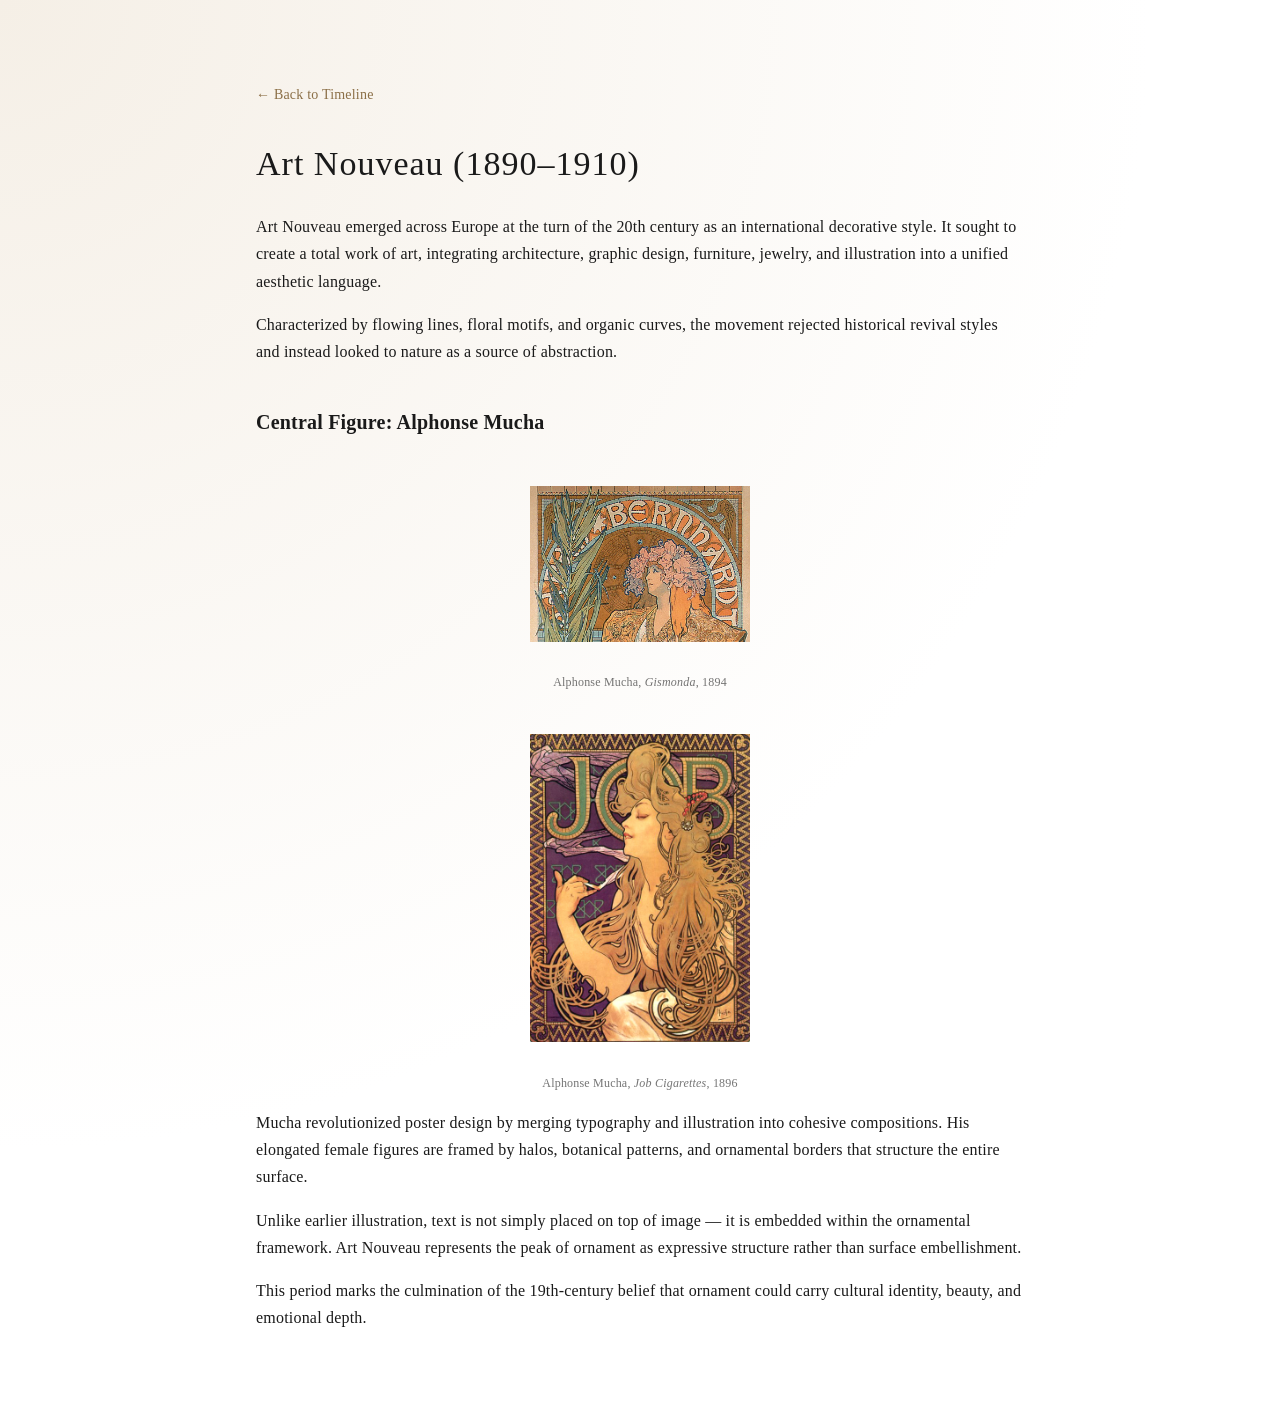
<file: art-nouveau.html>
<!DOCTYPE html>
<html lang="en">
<head>
<meta charset="UTF-8">
<title>Art Nouveau</title>
<link rel="stylesheet" href="style.css">
</head>
<body>

<section class="content">
<a href="index.html">← Back to Timeline</a>

<h1>Art Nouveau (1890–1910)</h1>

<p>
Art Nouveau emerged across Europe at the turn of the 20th century as an international decorative style. 
It sought to create a total work of art, integrating architecture, graphic design, furniture, jewelry, and illustration 
into a unified aesthetic language.
</p>

<p>
Characterized by flowing lines, floral motifs, and organic curves, the movement rejected historical revival styles 
and instead looked to nature as a source of abstraction.
</p>

<h2>Central Figure: Alphonse Mucha</h2>


<div class="image-placeholder">
  <img src="gismonda.png" alt="Alphonse Mucha, Gismonda, 1894">
  <p class="caption">Alphonse Mucha, <em>Gismonda</em>, 1894</p>
</div>

<div class="image-placeholder">
  <img src="job_cigarettes_1896.png" alt="Alphonse Mucha, Job Cigarettes, 1896">
  <p class="caption">Alphonse Mucha, <em>Job Cigarettes</em>, 1896</p>
</div>

<p>
Mucha revolutionized poster design by merging typography and illustration into cohesive compositions. 
His elongated female figures are framed by halos, botanical patterns, and ornamental borders that structure the entire surface.
</p>

<p>
Unlike earlier illustration, text is not simply placed on top of image — it is embedded within the ornamental framework. 
Art Nouveau represents the peak of ornament as expressive structure rather than surface embellishment.
</p>

<p>
This period marks the culmination of the 19th-century belief that ornament could carry cultural identity, beauty, and emotional depth.
</p>

</section>
</body>
</html>
</file>
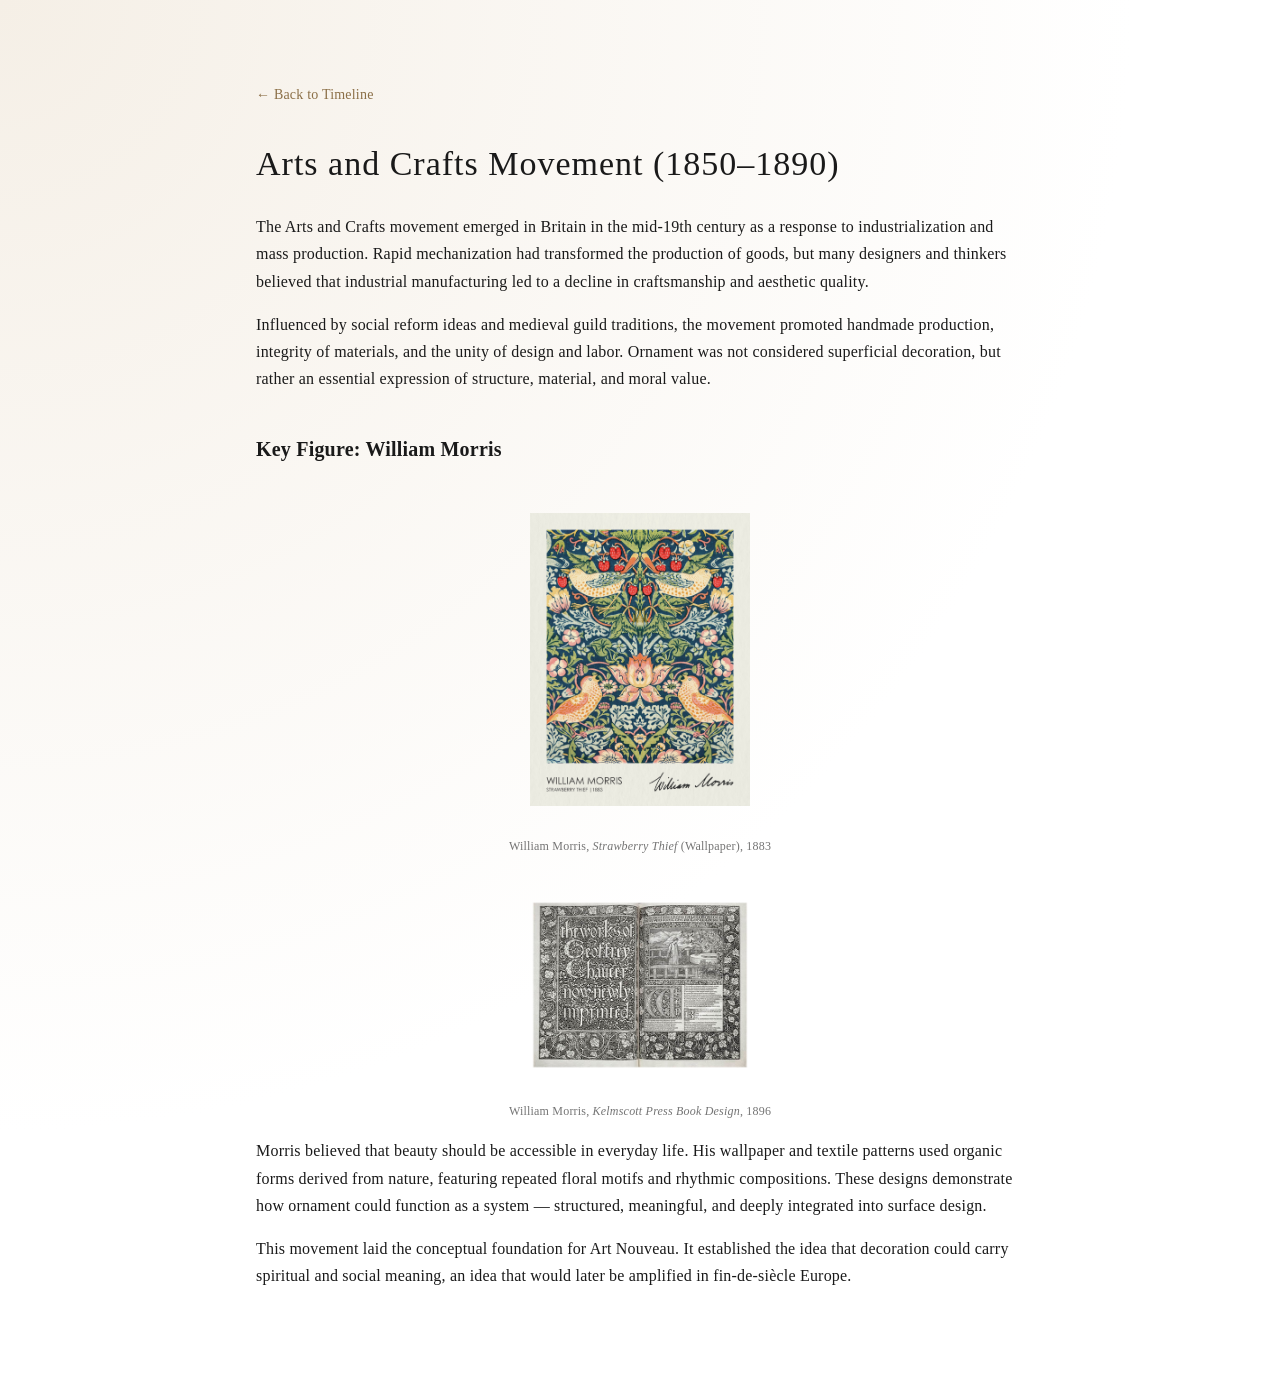
<file: arts-crafts.html>
<!DOCTYPE html>
<html lang="en">
<head>
<meta charset="UTF-8">
<title>Arts and Crafts Movement</title>
<link rel="stylesheet" href="style.css">
</head>
<body>

<section class="content">
<a href="index.html">← Back to Timeline</a>

<h1>Arts and Crafts Movement (1850–1890)</h1>

<p>
The Arts and Crafts movement emerged in Britain in the mid-19th century as a response to industrialization and mass production. 
Rapid mechanization had transformed the production of goods, but many designers and thinkers believed that industrial manufacturing 
led to a decline in craftsmanship and aesthetic quality.
</p>

<p>
Influenced by social reform ideas and medieval guild traditions, the movement promoted handmade production, integrity of materials, 
and the unity of design and labor. Ornament was not considered superficial decoration, but rather an essential expression of structure, 
material, and moral value.
</p>

<h2>Key Figure: William Morris</h2>

<div class="image-placeholder">
  <img src="morris_strawberry_thief_1883.png" 
       alt="William Morris, Strawberry Thief Wallpaper, 1883">
  <p class="caption">
    William Morris, <em>Strawberry Thief</em> (Wallpaper), 1883
  </p>
</div>

<div class="image-placeholder">
  <img src="morris_kelmscott_press_1896.png" 
       alt="William Morris, Kelmscott Press Book Design, 1896">
  <p class="caption">
    William Morris, <em>Kelmscott Press Book Design</em>, 1896
  </p>
</div>
<p>
Morris believed that beauty should be accessible in everyday life. His wallpaper and textile patterns used organic forms derived from nature, 
featuring repeated floral motifs and rhythmic compositions. These designs demonstrate how ornament could function as a system — structured, meaningful, 
and deeply integrated into surface design.
</p>

<p>
This movement laid the conceptual foundation for Art Nouveau. It established the idea that decoration could carry spiritual and social meaning, 
an idea that would later be amplified in fin-de-siècle Europe.
</p>

</section>
</body>
</html>
</file>
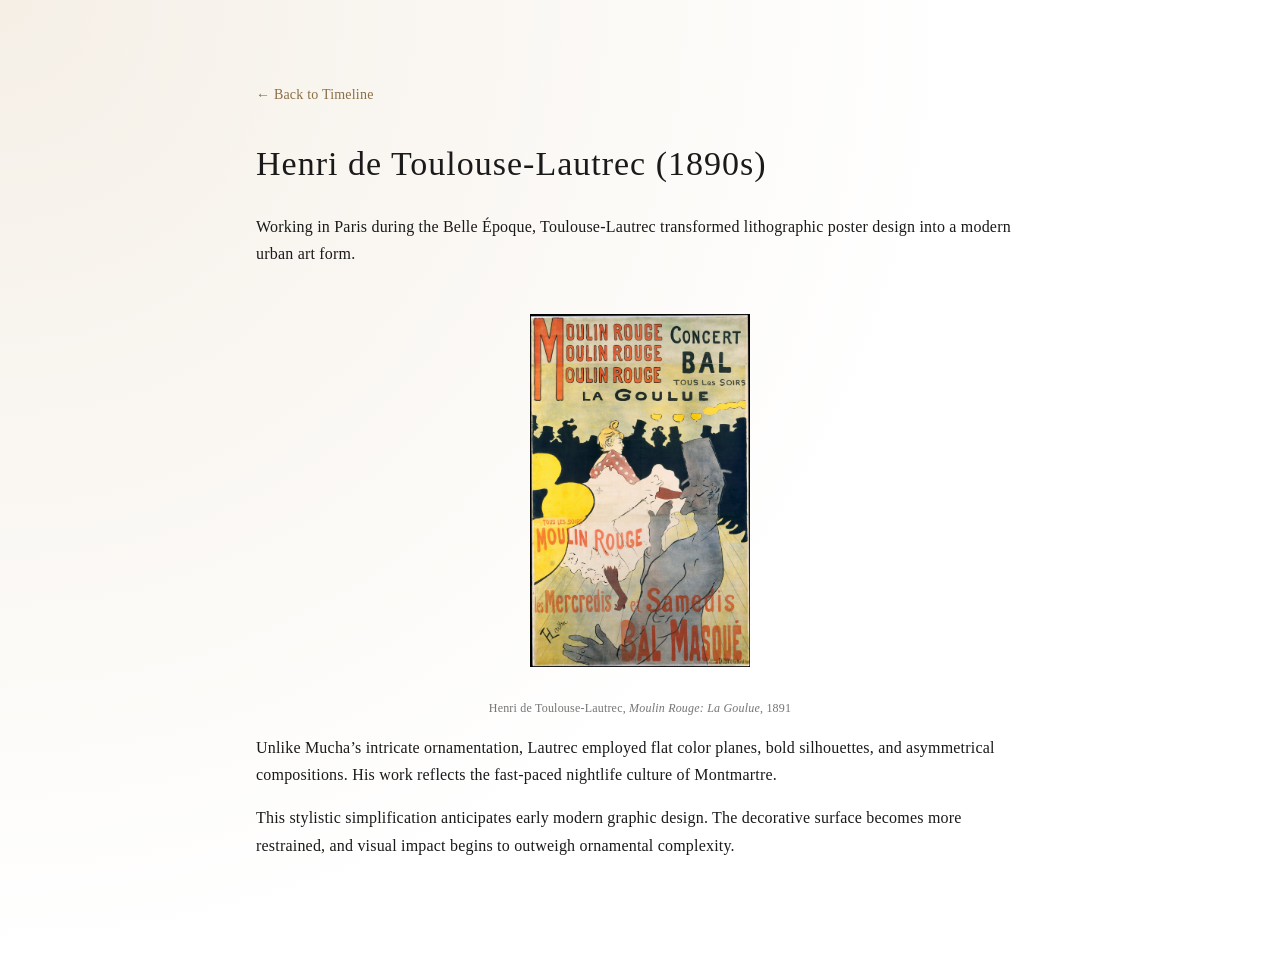
<file: lautrec.html>
<!DOCTYPE html>
<html lang="en">
<head>
<meta charset="UTF-8">
<title>Henri de Toulouse-Lautrec</title>
<link rel="stylesheet" href="style.css">
</head>
<body>

<section class="content">
<a href="index.html">← Back to Timeline</a>

<h1>Henri de Toulouse-Lautrec (1890s)</h1>

<p>
Working in Paris during the Belle Époque, Toulouse-Lautrec transformed lithographic poster design 
into a modern urban art form.
</p>

<div class="image-placeholder">
  <img src="lautrec_moulin_rouge_la_goulue_1891.png" 
       alt="Henri de Toulouse-Lautrec, Moulin Rouge: La Goulue, 1891">
  <p class="caption">
    Henri de Toulouse-Lautrec, <em>Moulin Rouge: La Goulue</em>, 1891
  </p>
</div>

<p>
Unlike Mucha’s intricate ornamentation, Lautrec employed flat color planes, bold silhouettes, and asymmetrical compositions. 
His work reflects the fast-paced nightlife culture of Montmartre.
</p>

<p>
This stylistic simplification anticipates early modern graphic design. The decorative surface becomes more restrained, 
and visual impact begins to outweigh ornamental complexity.
</p>

</section>
</body>
</html>
</file>
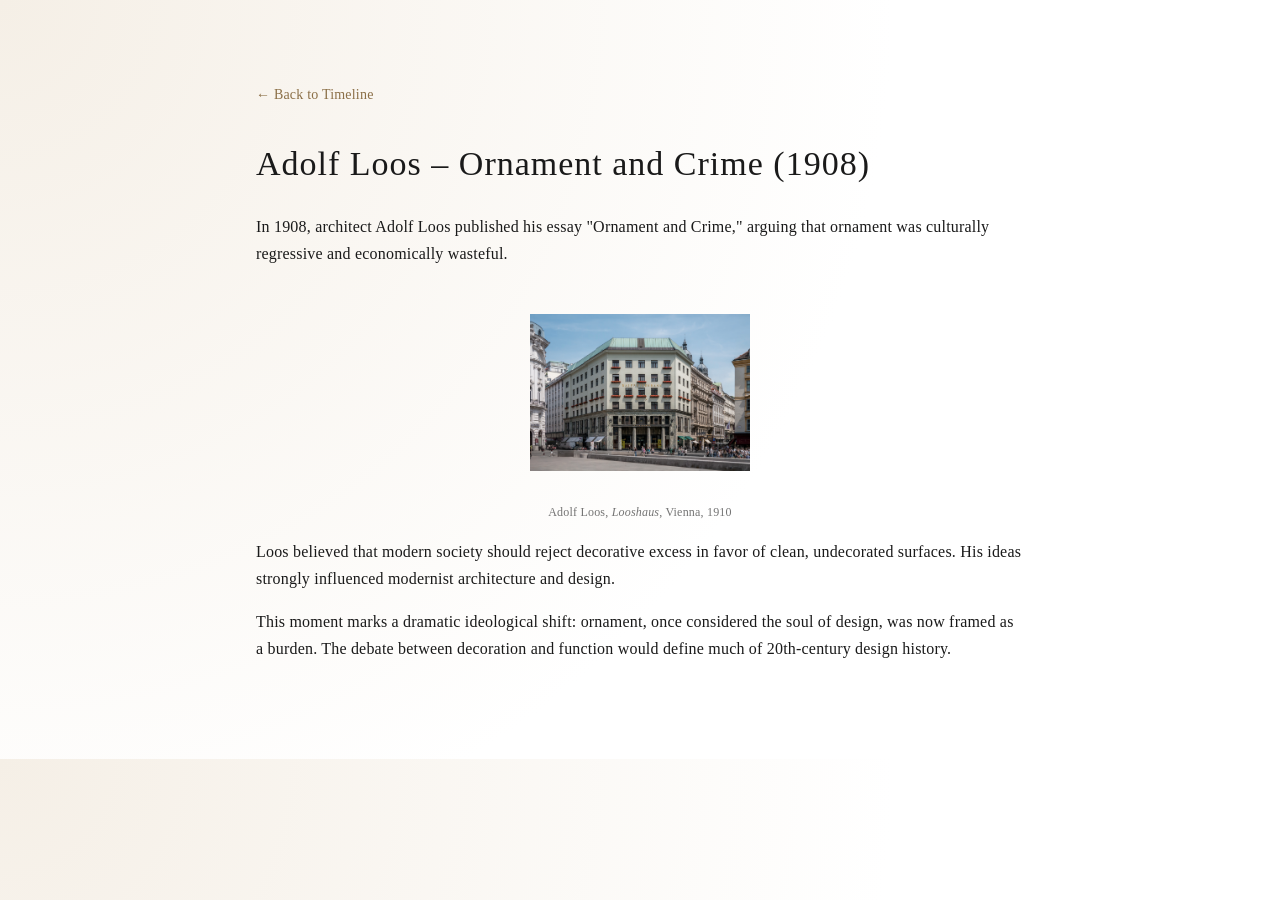
<file: loos.html>
<!DOCTYPE html>
<html lang="en">
<head>
<meta charset="UTF-8">
<title>Adolf Loos</title>
<link rel="stylesheet" href="style.css">
</head>
<body>

<section class="content">
<a href="index.html">← Back to Timeline</a>

<h1>Adolf Loos – Ornament and Crime (1908)</h1>

<p>
In 1908, architect Adolf Loos published his essay "Ornament and Crime," arguing that ornament was culturally 
regressive and economically wasteful.
</p>

<div class="image-placeholder">
  <img src="loos_looshaus_vienna_1910.png" 
       alt="Adolf Loos, Looshaus, Vienna, 1910">
  <p class="caption">
    Adolf Loos, <em>Looshaus</em>, Vienna, 1910
  </p>
</div>

<p>
Loos believed that modern society should reject decorative excess in favor of clean, undecorated surfaces. 
His ideas strongly influenced modernist architecture and design.
</p>

<p>
This moment marks a dramatic ideological shift: ornament, once considered the soul of design, 
was now framed as a burden. The debate between decoration and function would define much of 20th-century design history.
</p>

</section>
</body>
</html>
</file>
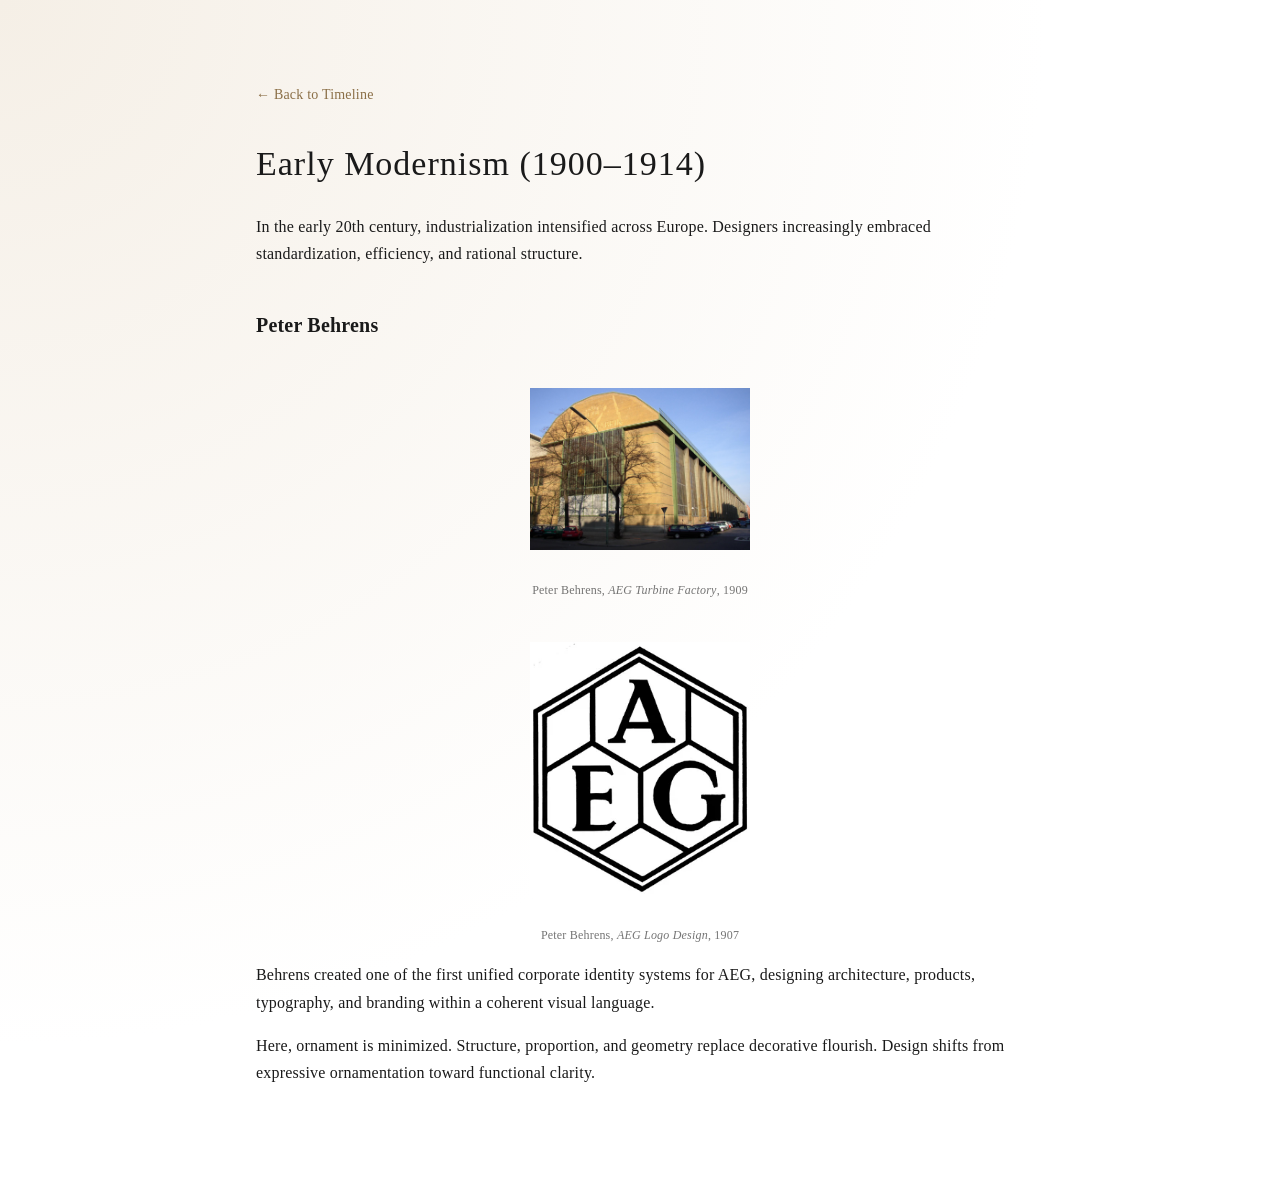
<file: modernism.html>
<!DOCTYPE html>
<html lang="en">
<head>
<meta charset="UTF-8">
<title>Early Modernism</title>
<link rel="stylesheet" href="style.css">
</head>
<body>

<section class="content">
<a href="index.html">← Back to Timeline</a>

<h1>Early Modernism (1900–1914)</h1>

<p>
In the early 20th century, industrialization intensified across Europe. Designers increasingly embraced 
standardization, efficiency, and rational structure.
</p>

<h2>Peter Behrens</h2>

<div class="image-placeholder">
  <img src="behrens_aeg_turbine_factory_1909.png" 
       alt="Peter Behrens, AEG Turbine Factory, 1909">
  <p class="caption">
    Peter Behrens, <em>AEG Turbine Factory</em>, 1909
  </p>
</div>

<div class="image-placeholder">
  <img src="behrens_aeg_logo_design_1907.png" 
       alt="Peter Behrens, AEG Logo Design, 1907">
  <p class="caption">
    Peter Behrens, <em>AEG Logo Design</em>, 1907
  </p>
</div>

<p>
Behrens created one of the first unified corporate identity systems for AEG, designing architecture, 
products, typography, and branding within a coherent visual language.
</p>

<p>
Here, ornament is minimized. Structure, proportion, and geometry replace decorative flourish. 
Design shifts from expressive ornamentation toward functional clarity.
</p>

</section>
</body>
</html>
</file>
<file: style.css>
body {
  margin: 0;
  font-family: "Times New Roman", serif;
  background: radial-gradient(circle at top left, #f5efe6, #ffffff 60%);
  color: #1a1a1a;
  letter-spacing: 0.2px;
}

/* HEADER */
header {
  text-align: center;
  padding: 80px 20px 40px 20px;
}

h1 {
  font-size: 44px;
  font-weight: 300;
  letter-spacing: 1px;
}

header p {
  font-size: 14px;
  opacity: 0.6;
  margin-top: 10px;
  letter-spacing: 2px;
}

/* TIMELINE CONTAINER */
.timeline {
  display: flex;
  flex-direction: column;
  gap: 40px;
  padding: 60px 120px;
  position: relative;
}

/* vertical timeline line */
.timeline::before {
  content: "";
  position: absolute;
  left: 50%;
  top: 0;
  bottom: 0;
  width: 1px;
  background: linear-gradient(to bottom, #c7b9a5, transparent);
  transform: translateX(-50%);
}

/* EVENTS */
.event {
  width: 50%;
  padding: 20px 30px;
  position: relative;
  transition: all 0.4s ease;
}

/* alternate left/right rhythm */
.event:nth-child(odd) {
  align-self: flex-start;
  text-align: right;
}

.event:nth-child(even) {
  align-self: flex-end;
  text-align: left;
}

/* node dot */
.event::before {
  content: "";
  position: absolute;
  top: 28px;
  width: 10px;
  height: 10px;
  background: #c7b9a5;
  border-radius: 50%;
  transition: 0.3s ease;
}

.event:nth-child(odd)::before {
  right: -5px;
}

.event:nth-child(even)::before {
  left: -5px;
}

/* hover effect = organic expansion */
.event:hover {
  transform: scale(1.03);
}

.event:hover::before {
  transform: scale(1.8);
  background: #8b6f47;
}

/* text */
.event h2 {
  font-size: 18px;
  margin: 0;
  font-weight: 400;
  letter-spacing: 1px;
}

.event p {
  font-size: 14px;
  opacity: 0.7;
  margin-top: 5px;
}

/* links */
.event a {
  text-decoration: none;
  color: inherit;
}

/* highlight (Art Nouveau center) */
.highlight {
  background: linear-gradient(to right, transparent, #f2e6d9, transparent);
  border-radius: 10px;
}

/* CONTENT PAGES */
.content {
  padding: 80px 20%;
  line-height: 1.7;
}

.content h1 {
  font-size: 34px;
  margin-bottom: 20px;
}

.content h2 {
  margin-top: 40px;
  font-size: 20px;
}



.image-placeholder {
  text-align: center;
}

.image-placeholder img {
  width: 30%;
  max-width: 220px;
  margin: 30px auto 10px auto;
}

.caption {
  font-size: 12px;
  opacity: 0.6;
}

/* back link */
.content a {
  text-decoration: none;
  font-size: 14px;
  color: #8b6f47;
}
</file>
